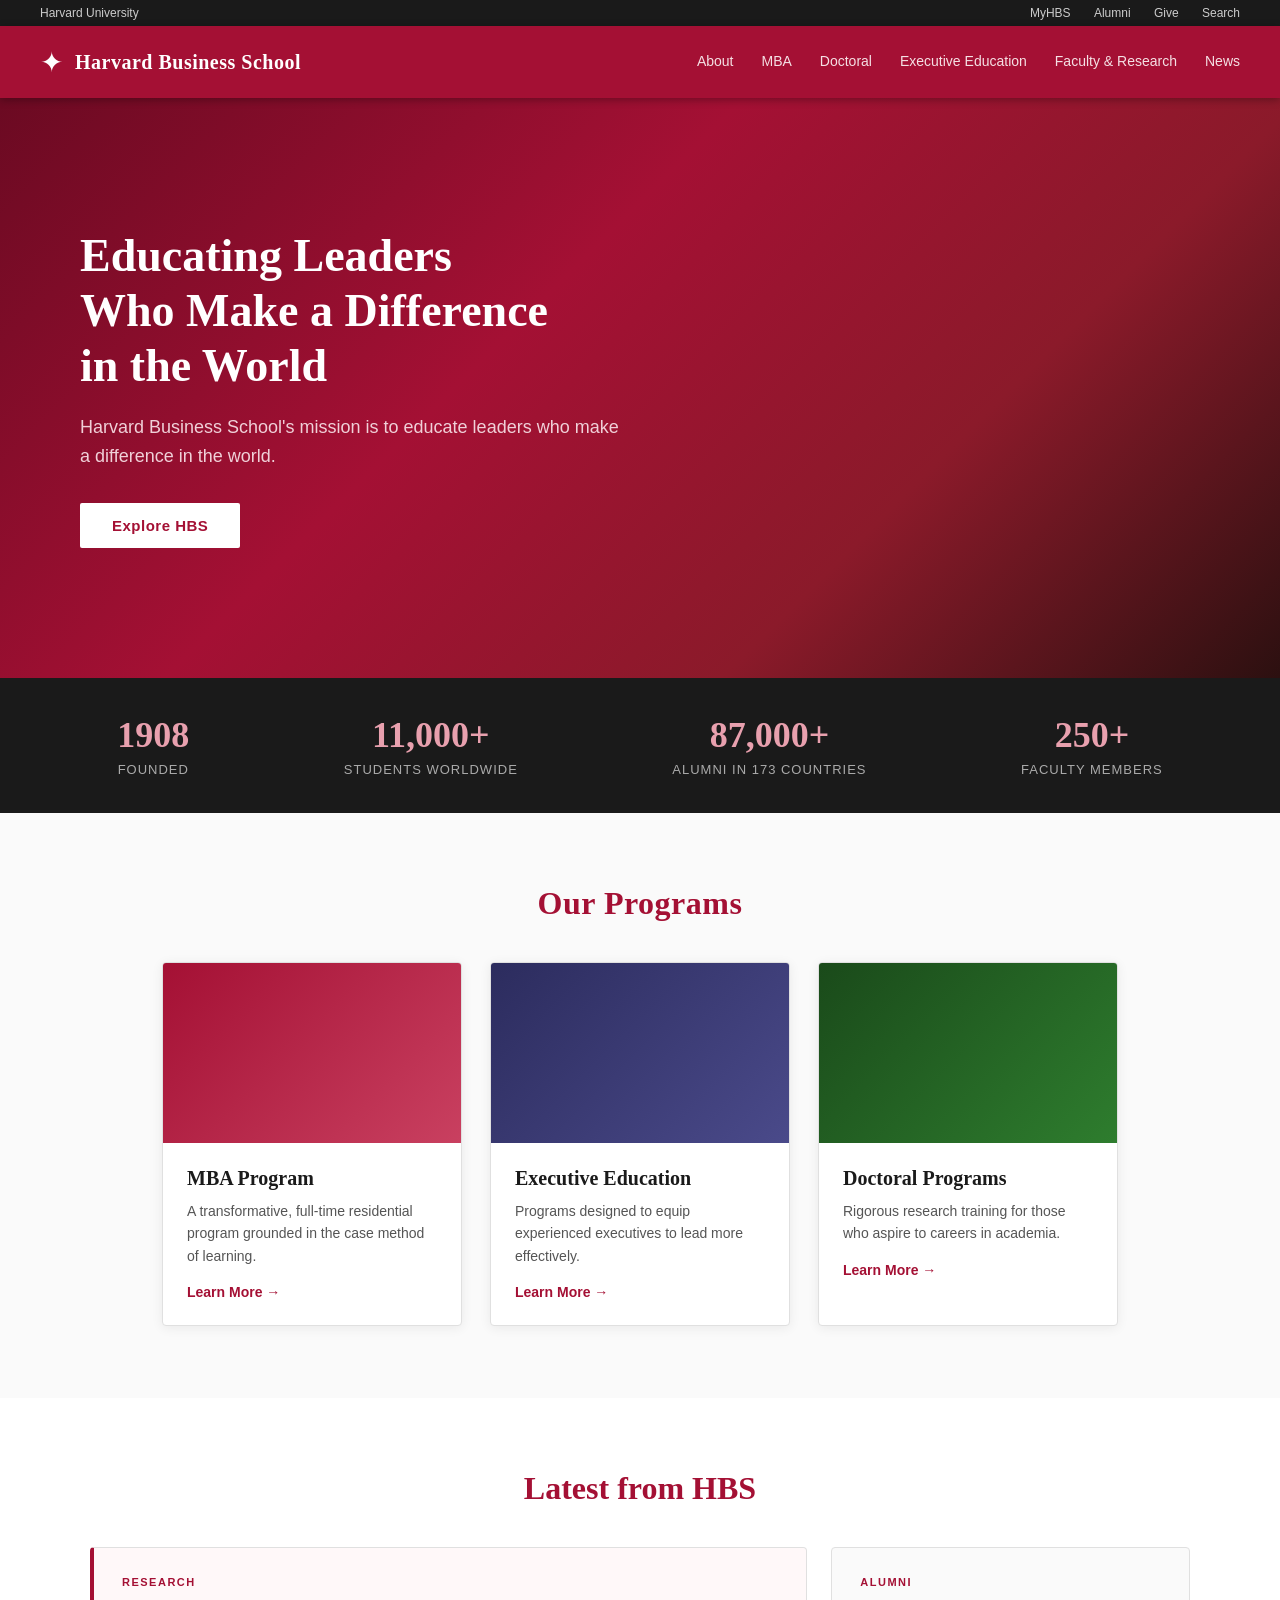
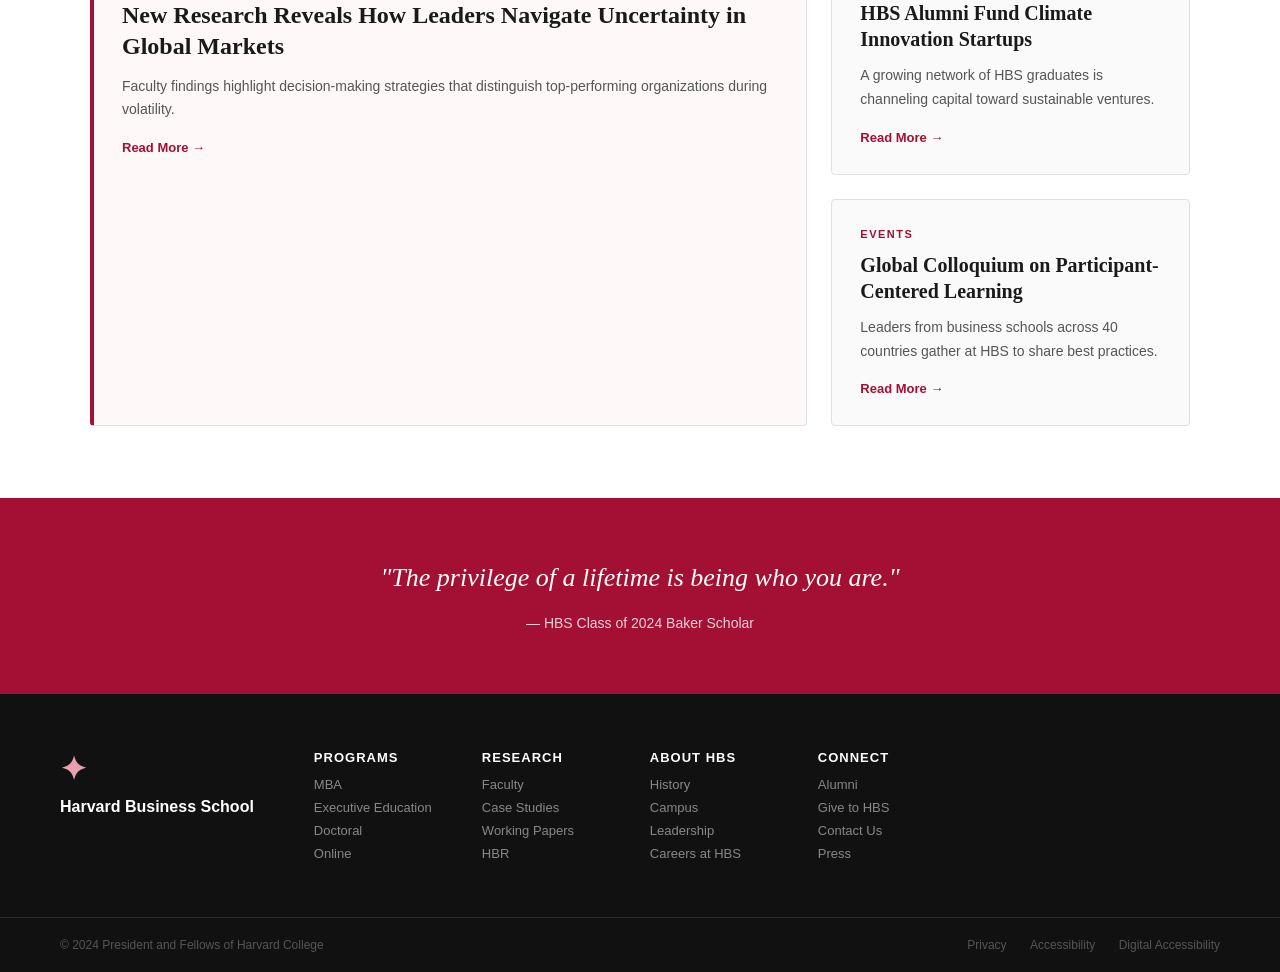
<file: index.html>
<!DOCTYPE html>
<html lang="en">
<head>
  <meta charset="UTF-8" />
  <meta name="viewport" content="width=device-width, initial-scale=1.0"/>
  <title>Harvard Business School</title>
  <link rel="stylesheet" href="style.css" />
</head>
<body>

  <!-- TOP BAR -->
  <div class="top-bar">
    <span>Harvard University</span>
    <div class="top-links">
      <a href="#">MyHBS</a>
      <a href="#">Alumni</a>
      <a href="#">Give</a>
      <a href="#">Search</a>
    </div>
  </div>

  <!-- NAVBAR -->
  <header class="navbar">
    <div class="logo">
      <span class="logo-shield">&#x2726;</span>
      <div class="logo-text">
        <span class="logo-main">Harvard Business School</span>
      </div>
    </div>
    <nav class="nav-links">
      <a href="about.html">About</a>
      <a href="#">MBA</a>
      <a href="#">Doctoral</a>
      <a href="#">Executive Education</a>
      <a href="#">Faculty & Research</a>
      <a href="#">News</a>
    </nav>
  </header>

  <!-- HERO -->
  <section class="hero">
    <div class="hero-overlay">
      <h1>Educating Leaders<br/>Who Make a Difference<br/>in the World</h1>
      <p>Harvard Business School's mission is to educate leaders who make a difference in the world.</p>
      <a href="#" class="btn-primary">Explore HBS</a>
    </div>
  </section>

  <!-- STATS STRIP -->
  <div class="stats-strip">
    <div class="stat">
      <span class="stat-num">1908</span>
      <span class="stat-label">Founded</span>
    </div>
    <div class="stat">
      <span class="stat-num">11,000+</span>
      <span class="stat-label">Students Worldwide</span>
    </div>
    <div class="stat">
      <span class="stat-num">87,000+</span>
      <span class="stat-label">Alumni in 173 Countries</span>
    </div>
    <div class="stat">
      <span class="stat-num">250+</span>
      <span class="stat-label">Faculty Members</span>
    </div>
  </div>

  <!-- PROGRAMS SECTION -->
  <section class="programs">
    <h2>Our Programs</h2>
    <div class="cards">
      <div class="card">
        <div class="card-img mba-img"></div>
        <div class="card-body">
          <h3>MBA Program</h3>
          <p>A transformative, full-time residential program grounded in the case method of learning.</p>
          <a href="#">Learn More &rarr;</a>
        </div>
      </div>
      <div class="card">
        <div class="card-img exec-img"></div>
        <div class="card-body">
          <h3>Executive Education</h3>
          <p>Programs designed to equip experienced executives to lead more effectively.</p>
          <a href="#">Learn More &rarr;</a>
        </div>
      </div>
      <div class="card">
        <div class="card-img doctoral-img"></div>
        <div class="card-body">
          <h3>Doctoral Programs</h3>
          <p>Rigorous research training for those who aspire to careers in academia.</p>
          <a href="#">Learn More &rarr;</a>
        </div>
      </div>
    </div>
  </section>

  <!-- FEATURED NEWS -->
  <section class="news">
    <h2>Latest from HBS</h2>
    <div class="news-grid">
      <div class="news-item featured">
        <div class="news-tag">Research</div>
        <h3>New Research Reveals How Leaders Navigate Uncertainty in Global Markets</h3>
        <p>Faculty findings highlight decision-making strategies that distinguish top-performing organizations during volatility.</p>
        <a href="#">Read More &rarr;</a>
      </div>
      <div class="news-item">
        <div class="news-tag">Alumni</div>
        <h3>HBS Alumni Fund Climate Innovation Startups</h3>
        <p>A growing network of HBS graduates is channeling capital toward sustainable ventures.</p>
        <a href="#">Read More &rarr;</a>
      </div>
      <div class="news-item">
        <div class="news-tag">Events</div>
        <h3>Global Colloquium on Participant-Centered Learning</h3>
        <p>Leaders from business schools across 40 countries gather at HBS to share best practices.</p>
        <a href="#">Read More &rarr;</a>
      </div>
    </div>
  </section>

  <!-- QUOTE STRIP -->
  <section class="quote-strip">
    <blockquote>
      "The privilege of a lifetime is being who you are."
      <cite>— HBS Class of 2024 Baker Scholar</cite>
    </blockquote>
  </section>

  <!-- FOOTER -->
  <footer class="footer">
    <div class="footer-top">
      <div class="footer-brand">
        <span class="logo-shield">&#x2726;</span>
        <span>Harvard Business School</span>
      </div>
      <div class="footer-cols">
        <div>
          <h4>Programs</h4>
          <a href="#">MBA</a>
          <a href="#">Executive Education</a>
          <a href="#">Doctoral</a>
          <a href="#">Online</a>
        </div>
        <div>
          <h4>Research</h4>
          <a href="#">Faculty</a>
          <a href="#">Case Studies</a>
          <a href="#">Working Papers</a>
          <a href="#">HBR</a>
        </div>
        <div>
          <h4>About HBS</h4>
          <a href="#">History</a>
          <a href="#">Campus</a>
          <a href="#">Leadership</a>
          <a href="#">Careers at HBS</a>
        </div>
        <div>
          <h4>Connect</h4>
          <a href="#">Alumni</a>
          <a href="#">Give to HBS</a>
          <a href="#">Contact Us</a>
          <a href="#">Press</a>
        </div>
      </div>
    </div>
    <div class="footer-bottom">
      <span>&copy; 2024 President and Fellows of Harvard College</span>
      <div>
        <a href="#">Privacy</a>
        <a href="#">Accessibility</a>
        <a href="#">Digital Accessibility</a>
      </div>
    </div>
  </footer>

</body>
</html>
</file>
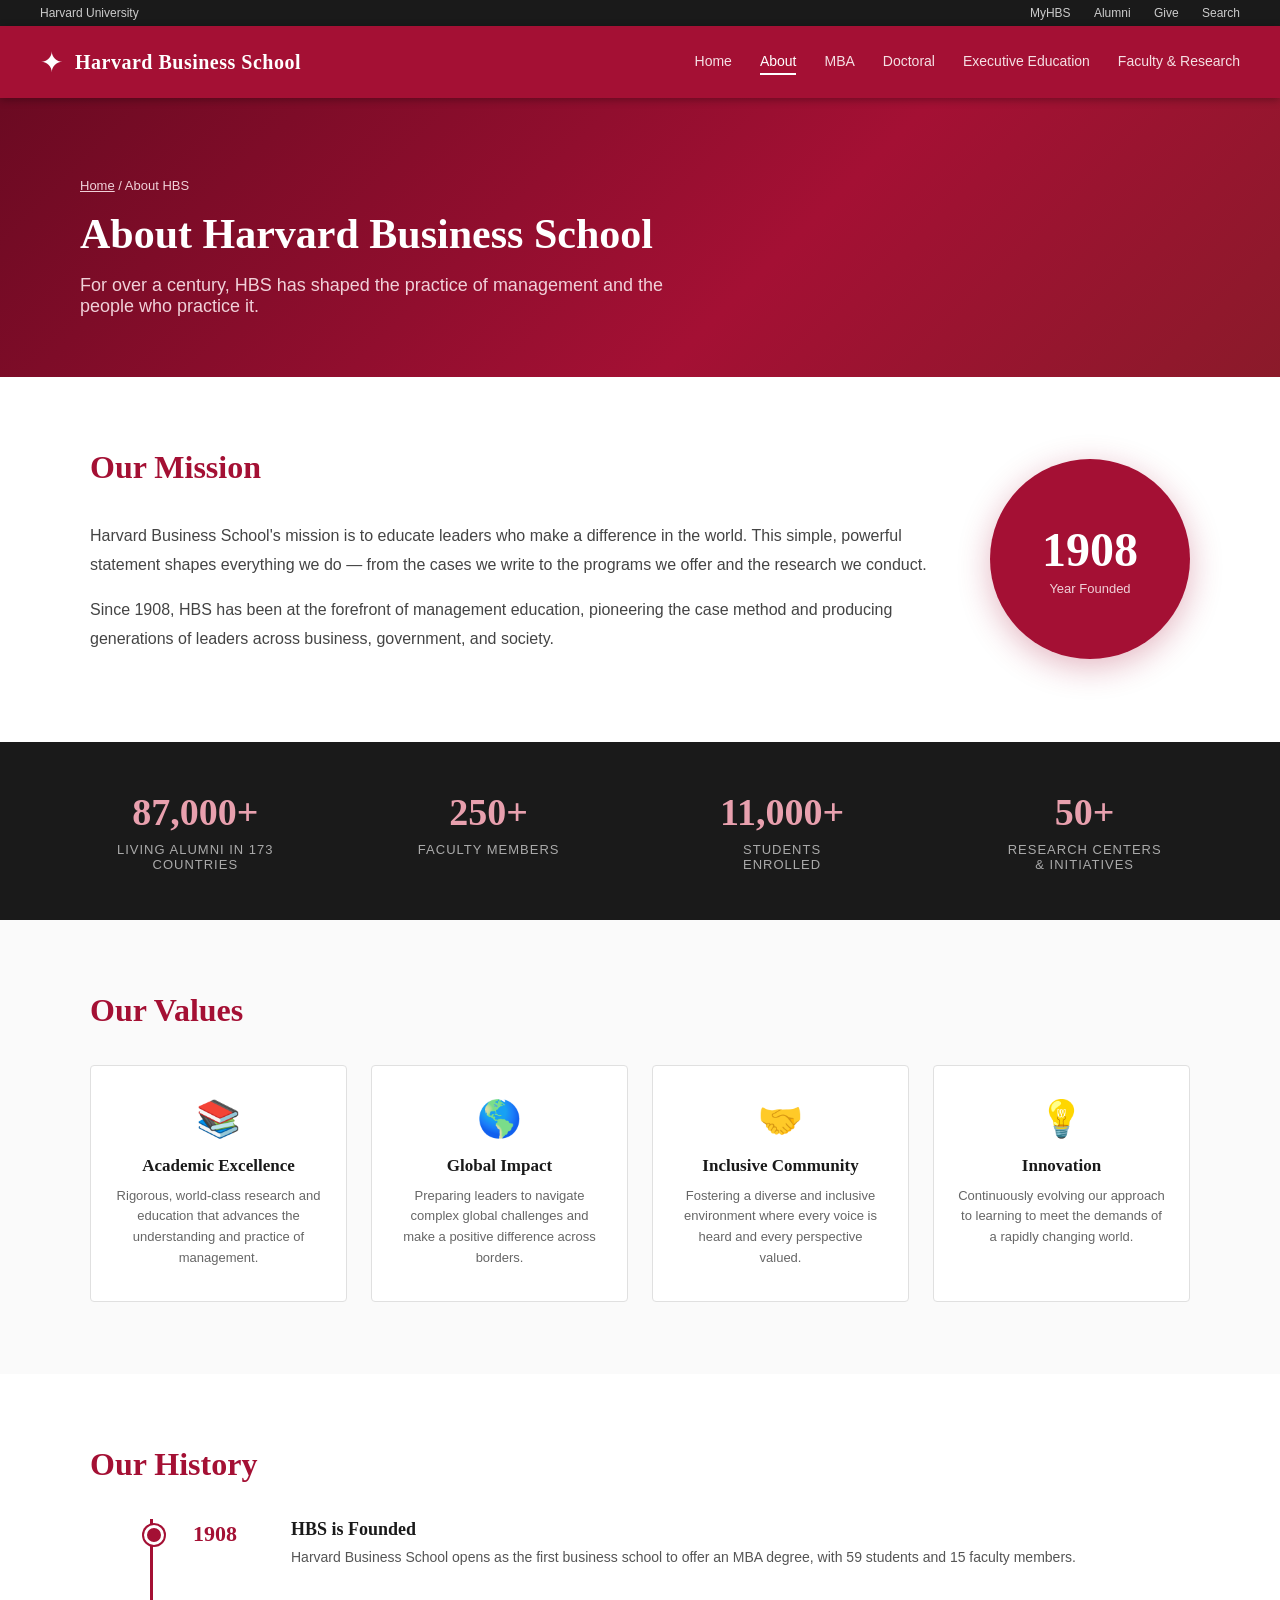
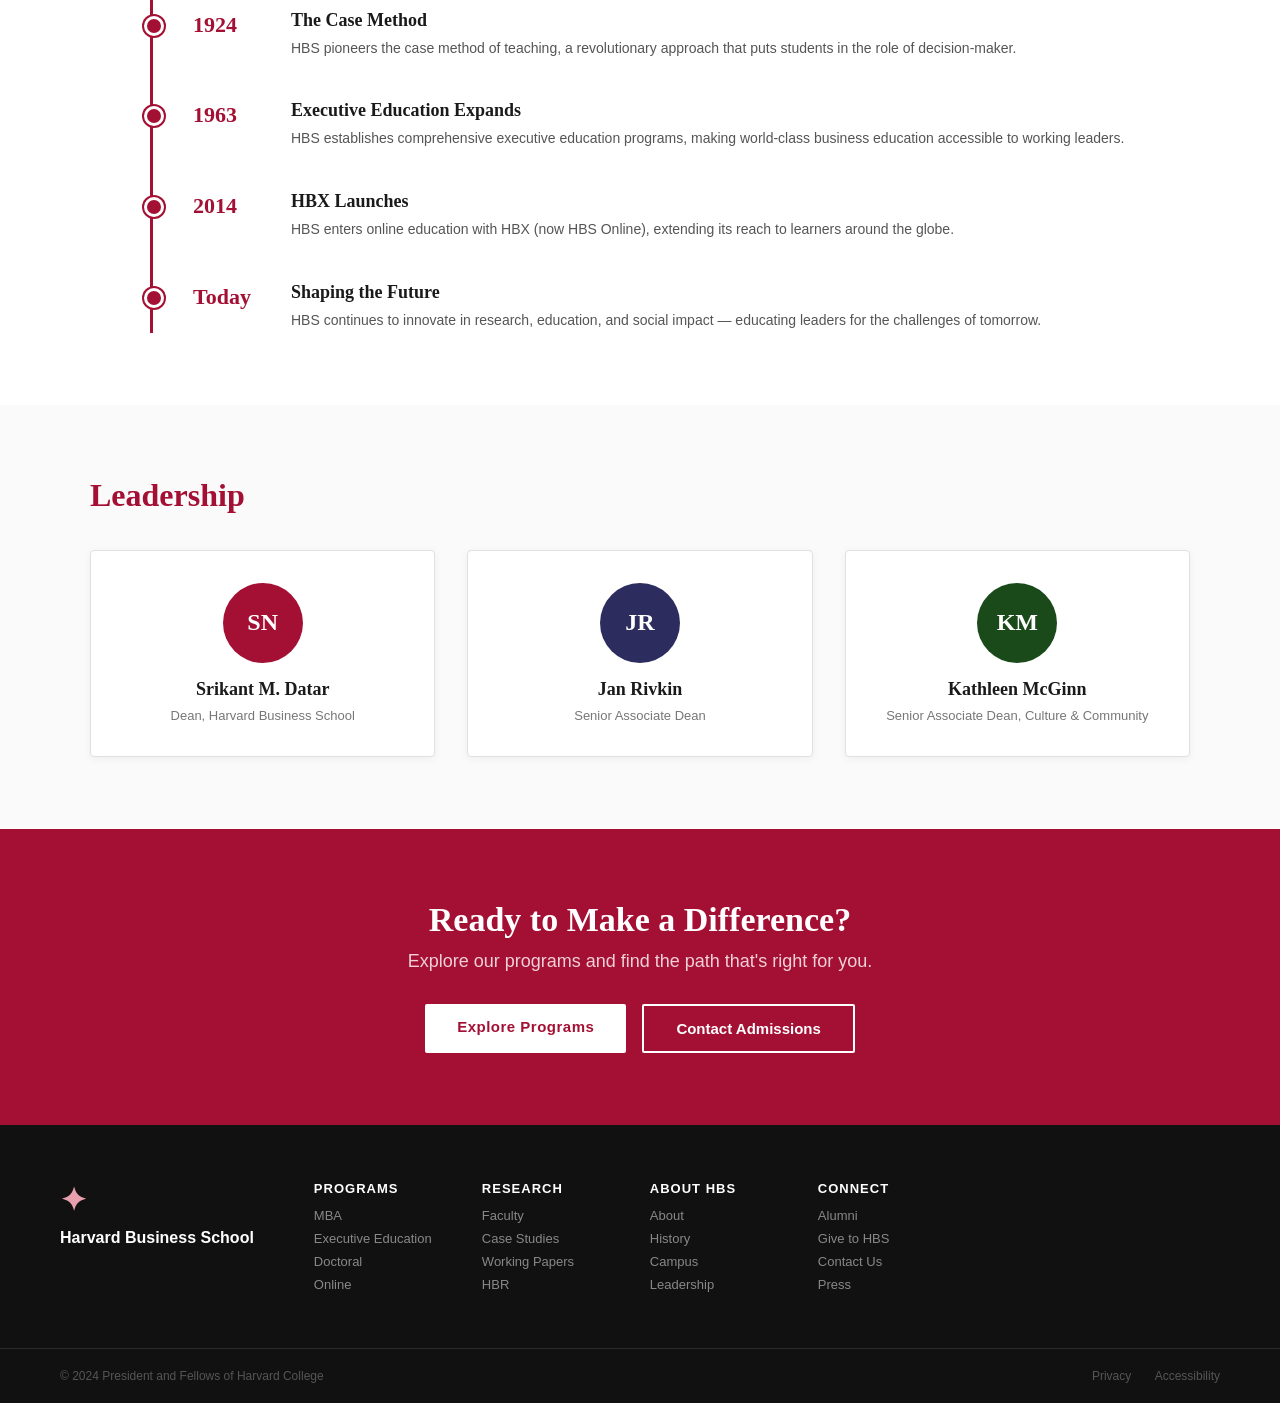
<file: about.html>
<!DOCTYPE html>
<html lang="en">
<head>
  <meta charset="UTF-8" />
  <meta name="viewport" content="width=device-width, initial-scale=1.0"/>
  <title>About HBS – Harvard Business School</title>
  <link rel="stylesheet" href="style.css" />
  <link rel="stylesheet" href="about.css" />
</head>
<body>

  <!-- TOP BAR -->
  <div class="top-bar">
    <span>Harvard University</span>
    <div class="top-links">
      <a href="#">MyHBS</a>
      <a href="#">Alumni</a>
      <a href="#">Give</a>
      <a href="#">Search</a>
    </div>
  </div>

  <!-- NAVBAR -->
  <header class="navbar">
    <div class="logo">
      <a href="index.html" style="display:flex;align-items:center;gap:12px;text-decoration:none;">
        <span class="logo-shield">&#x2726;</span>
        <span class="logo-main">Harvard Business School</span>
      </a>
    </div>
    <nav class="nav-links">
      <a href="index.html">Home</a>
      <a href="about.html" class="active">About</a>
      <a href="#">MBA</a>
      <a href="#">Doctoral</a>
      <a href="#">Executive Education</a>
      <a href="#">Faculty & Research</a>
    </nav>
  </header>

  <!-- PAGE HERO -->
  <section class="page-hero">
    <div class="page-hero-content">
      <div class="breadcrumb"><a href="index.html">Home</a> / About HBS</div>
      <h1>About Harvard Business School</h1>
      <p>For over a century, HBS has shaped the practice of management and the people who practice it.</p>
    </div>
  </section>

  <!-- MISSION -->
  <section class="about-section mission-section">
    <div class="about-container two-col">
      <div class="about-text">
        <h2>Our Mission</h2>
        <p>Harvard Business School's mission is to educate leaders who make a difference in the world. This simple, powerful statement shapes everything we do — from the cases we write to the programs we offer and the research we conduct.</p>
        <p>Since 1908, HBS has been at the forefront of management education, pioneering the case method and producing generations of leaders across business, government, and society.</p>
      </div>
      <div class="about-visual mission-visual">
        <div class="visual-card">
          <span class="visual-year">1908</span>
          <span class="visual-label">Year Founded</span>
        </div>
      </div>
    </div>
  </section>

  <!-- STATS -->
  <section class="about-stats">
    <div class="astat">
      <span class="astat-num">87,000+</span>
      <span class="astat-label">Living Alumni in 173 Countries</span>
    </div>
    <div class="astat">
      <span class="astat-num">250+</span>
      <span class="astat-label">Faculty Members</span>
    </div>
    <div class="astat">
      <span class="astat-num">11,000+</span>
      <span class="astat-label">Students Enrolled</span>
    </div>
    <div class="astat">
      <span class="astat-num">50+</span>
      <span class="astat-label">Research Centers & Initiatives</span>
    </div>
  </section>

  <!-- VALUES -->
  <section class="about-section values-section">
    <div class="about-container">
      <h2>Our Values</h2>
      <div class="values-grid">
        <div class="value-card">
          <div class="value-icon">&#128218;</div>
          <h3>Academic Excellence</h3>
          <p>Rigorous, world-class research and education that advances the understanding and practice of management.</p>
        </div>
        <div class="value-card">
          <div class="value-icon">&#127758;</div>
          <h3>Global Impact</h3>
          <p>Preparing leaders to navigate complex global challenges and make a positive difference across borders.</p>
        </div>
        <div class="value-card">
          <div class="value-icon">&#129309;</div>
          <h3>Inclusive Community</h3>
          <p>Fostering a diverse and inclusive environment where every voice is heard and every perspective valued.</p>
        </div>
        <div class="value-card">
          <div class="value-icon">&#128161;</div>
          <h3>Innovation</h3>
          <p>Continuously evolving our approach to learning to meet the demands of a rapidly changing world.</p>
        </div>
      </div>
    </div>
  </section>

  <!-- HISTORY TIMELINE -->
  <section class="about-section timeline-section">
    <div class="about-container">
      <h2>Our History</h2>
      <div class="timeline">
        <div class="tl-item">
          <div class="tl-year">1908</div>
          <div class="tl-content">
            <h4>HBS is Founded</h4>
            <p>Harvard Business School opens as the first business school to offer an MBA degree, with 59 students and 15 faculty members.</p>
          </div>
        </div>
        <div class="tl-item">
          <div class="tl-year">1924</div>
          <div class="tl-content">
            <h4>The Case Method</h4>
            <p>HBS pioneers the case method of teaching, a revolutionary approach that puts students in the role of decision-maker.</p>
          </div>
        </div>
        <div class="tl-item">
          <div class="tl-year">1963</div>
          <div class="tl-content">
            <h4>Executive Education Expands</h4>
            <p>HBS establishes comprehensive executive education programs, making world-class business education accessible to working leaders.</p>
          </div>
        </div>
        <div class="tl-item">
          <div class="tl-year">2014</div>
          <div class="tl-content">
            <h4>HBX Launches</h4>
            <p>HBS enters online education with HBX (now HBS Online), extending its reach to learners around the globe.</p>
          </div>
        </div>
        <div class="tl-item">
          <div class="tl-year">Today</div>
          <div class="tl-content">
            <h4>Shaping the Future</h4>
            <p>HBS continues to innovate in research, education, and social impact — educating leaders for the challenges of tomorrow.</p>
          </div>
        </div>
      </div>
    </div>
  </section>

  <!-- LEADERSHIP -->
  <section class="about-section leadership-section">
    <div class="about-container">
      <h2>Leadership</h2>
      <div class="leaders-grid">
        <div class="leader-card">
          <div class="leader-avatar" style="background:#A41034;">SN</div>
          <h4>Srikant M. Datar</h4>
          <span>Dean, Harvard Business School</span>
        </div>
        <div class="leader-card">
          <div class="leader-avatar" style="background:#2c2c5e;">JR</div>
          <h4>Jan Rivkin</h4>
          <span>Senior Associate Dean</span>
        </div>
        <div class="leader-card">
          <div class="leader-avatar" style="background:#1a4a1a;">KM</div>
          <h4>Kathleen McGinn</h4>
          <span>Senior Associate Dean, Culture & Community</span>
        </div>
      </div>
    </div>
  </section>

  <!-- CTA -->
  <section class="about-cta">
    <h2>Ready to Make a Difference?</h2>
    <p>Explore our programs and find the path that's right for you.</p>
    <div class="cta-buttons">
      <a href="#" class="btn-primary">Explore Programs</a>
      <a href="#" class="btn-outline">Contact Admissions</a>
    </div>
  </section>

  <!-- FOOTER -->
  <footer class="footer">
    <div class="footer-top">
      <div class="footer-brand">
        <span class="logo-shield">&#x2726;</span>
        <span>Harvard Business School</span>
      </div>
      <div class="footer-cols">
        <div>
          <h4>Programs</h4>
          <a href="#">MBA</a>
          <a href="#">Executive Education</a>
          <a href="#">Doctoral</a>
          <a href="#">Online</a>
        </div>
        <div>
          <h4>Research</h4>
          <a href="#">Faculty</a>
          <a href="#">Case Studies</a>
          <a href="#">Working Papers</a>
          <a href="#">HBR</a>
        </div>
        <div>
          <h4>About HBS</h4>
          <a href="about.html">About</a>
          <a href="#">History</a>
          <a href="#">Campus</a>
          <a href="#">Leadership</a>
        </div>
        <div>
          <h4>Connect</h4>
          <a href="#">Alumni</a>
          <a href="#">Give to HBS</a>
          <a href="#">Contact Us</a>
          <a href="#">Press</a>
        </div>
      </div>
    </div>
    <div class="footer-bottom">
      <span>&copy; 2024 President and Fellows of Harvard College</span>
      <div>
        <a href="#">Privacy</a>
        <a href="#">Accessibility</a>
      </div>
    </div>
  </footer>

</body>
</html>
</file>
<file: style.css>
* {
  margin: 0;
  padding: 0;
  box-sizing: border-box;
}

body {
  font-family: 'Georgia', serif;
  color: #1a1a1a;
  background: #fff;
}

a {
  text-decoration: none;
  color: inherit;
}

/* TOP BAR */
.top-bar {
  background: #1a1a1a;
  color: #ccc;
  font-family: Arial, sans-serif;
  font-size: 12px;
  padding: 6px 40px;
  display: flex;
  justify-content: space-between;
  align-items: center;
}
.top-links a {
  color: #ccc;
  margin-left: 20px;
  transition: color 0.2s;
}
.top-links a:hover { color: #fff; }

/* NAVBAR */
.navbar {
  background: #A41034;
  padding: 0 40px;
  display: flex;
  align-items: center;
  justify-content: space-between;
  height: 72px;
  position: sticky;
  top: 0;
  z-index: 100;
  box-shadow: 0 2px 8px rgba(0,0,0,0.3);
}

.logo {
  display: flex;
  align-items: center;
  gap: 12px;
  color: #fff;
}
.logo-shield {
  font-size: 28px;
  color: #fff;
}
.logo-main {
  font-size: 20px;
  font-weight: bold;
  letter-spacing: 0.5px;
  color: #fff;
}

.nav-links {
  display: flex;
  gap: 28px;
}
.nav-links a {
  color: #f5e0e4;
  font-family: Arial, sans-serif;
  font-size: 14px;
  font-weight: 500;
  padding: 4px 0;
  border-bottom: 2px solid transparent;
  transition: color 0.2s, border-color 0.2s;
}
.nav-links a:hover {
  color: #fff;
  border-bottom-color: #fff;
}

/* HERO */
.hero {
  height: 580px;
  background: linear-gradient(135deg, #6b0a22 0%, #A41034 40%, #8b1a2a 70%, #2c1010 100%);
  position: relative;
  display: flex;
  align-items: center;
  overflow: hidden;
}
.hero::before {
  content: '';
  position: absolute;
  inset: 0;
  background: url('https://upload.wikimedia.org/wikipedia/commons/thumb/2/29/Harvard_Business_School_campus.jpg/1280px-Harvard_Business_School_campus.jpg') center/cover no-repeat;
  opacity: 0.18;
}
.hero-overlay {
  position: relative;
  padding: 0 80px;
  max-width: 700px;
  color: #fff;
}
.hero-overlay h1 {
  font-size: 46px;
  line-height: 1.2;
  margin-bottom: 20px;
  font-weight: bold;
}
.hero-overlay p {
  font-size: 18px;
  line-height: 1.6;
  margin-bottom: 32px;
  color: #f0d0d8;
  font-family: Arial, sans-serif;
}
.btn-primary {
  background: #fff;
  color: #A41034;
  padding: 14px 32px;
  font-family: Arial, sans-serif;
  font-size: 15px;
  font-weight: bold;
  border-radius: 2px;
  letter-spacing: 0.5px;
  transition: background 0.2s, color 0.2s;
  display: inline-block;
}
.btn-primary:hover {
  background: #f5e0e4;
}

/* STATS STRIP */
.stats-strip {
  background: #1a1a1a;
  display: flex;
  justify-content: space-around;
  padding: 36px 40px;
}
.stat {
  text-align: center;
  color: #fff;
}
.stat-num {
  display: block;
  font-size: 36px;
  font-weight: bold;
  color: #e8a0ae;
}
.stat-label {
  display: block;
  font-family: Arial, sans-serif;
  font-size: 13px;
  color: #aaa;
  margin-top: 6px;
  letter-spacing: 1px;
  text-transform: uppercase;
}

/* PROGRAMS */
.programs {
  padding: 72px 60px;
  background: #fafafa;
}
.programs h2 {
  font-size: 32px;
  color: #A41034;
  margin-bottom: 40px;
  text-align: center;
  letter-spacing: 0.5px;
}
.cards {
  display: flex;
  gap: 28px;
  justify-content: center;
}
.card {
  background: #fff;
  border: 1px solid #e0e0e0;
  border-radius: 4px;
  overflow: hidden;
  width: 300px;
  box-shadow: 0 2px 12px rgba(0,0,0,0.07);
  transition: transform 0.2s, box-shadow 0.2s;
}
.card:hover {
  transform: translateY(-4px);
  box-shadow: 0 8px 24px rgba(164,16,52,0.15);
}
.card-img {
  height: 180px;
}
.mba-img     { background: linear-gradient(135deg, #A41034, #c94060); }
.exec-img    { background: linear-gradient(135deg, #2c2c5e, #4a4a8a); }
.doctoral-img{ background: linear-gradient(135deg, #1a4a1a, #2e7d2e); }

.card-body {
  padding: 24px;
}
.card-body h3 {
  font-size: 20px;
  margin-bottom: 10px;
  color: #1a1a1a;
}
.card-body p {
  font-family: Arial, sans-serif;
  font-size: 14px;
  color: #555;
  line-height: 1.6;
  margin-bottom: 16px;
}
.card-body a {
  color: #A41034;
  font-family: Arial, sans-serif;
  font-size: 14px;
  font-weight: bold;
}
.card-body a:hover { text-decoration: underline; }

/* NEWS */
.news {
  padding: 72px 60px;
  background: #fff;
}
.news h2 {
  font-size: 32px;
  color: #A41034;
  margin-bottom: 40px;
  text-align: center;
}
.news-grid {
  display: grid;
  grid-template-columns: 2fr 1fr;
  grid-template-rows: auto auto;
  gap: 24px;
  max-width: 1100px;
  margin: 0 auto;
}
.news-item {
  border: 1px solid #e0e0e0;
  padding: 28px;
  border-radius: 4px;
  background: #fafafa;
  transition: box-shadow 0.2s;
}
.news-item:hover { box-shadow: 0 4px 16px rgba(0,0,0,0.08); }
.news-item.featured {
  grid-row: 1 / 3;
  background: #fff8f9;
  border-left: 4px solid #A41034;
}
.news-tag {
  font-family: Arial, sans-serif;
  font-size: 11px;
  font-weight: bold;
  text-transform: uppercase;
  letter-spacing: 1.5px;
  color: #A41034;
  margin-bottom: 12px;
}
.news-item h3 {
  font-size: 20px;
  margin-bottom: 12px;
  line-height: 1.3;
  color: #1a1a1a;
}
.news-item.featured h3 { font-size: 24px; }
.news-item p {
  font-family: Arial, sans-serif;
  font-size: 14px;
  color: #555;
  line-height: 1.7;
  margin-bottom: 16px;
}
.news-item a {
  color: #A41034;
  font-family: Arial, sans-serif;
  font-size: 13px;
  font-weight: bold;
}
.news-item a:hover { text-decoration: underline; }

/* QUOTE STRIP */
.quote-strip {
  background: #A41034;
  padding: 60px 80px;
  text-align: center;
}
.quote-strip blockquote {
  color: #fff;
  font-size: 26px;
  font-style: italic;
  line-height: 1.5;
  max-width: 800px;
  margin: 0 auto;
}
.quote-strip cite {
  display: block;
  margin-top: 16px;
  font-style: normal;
  font-family: Arial, sans-serif;
  font-size: 14px;
  color: #f0d0d8;
}

/* FOOTER */
.footer {
  background: #111;
  color: #aaa;
  font-family: Arial, sans-serif;
}
.footer-top {
  padding: 56px 60px;
  display: flex;
  gap: 60px;
}
.footer-brand {
  display: flex;
  flex-direction: column;
  align-items: flex-start;
  gap: 10px;
  color: #fff;
  font-size: 16px;
  font-weight: bold;
  min-width: 180px;
}
.footer-brand .logo-shield { font-size: 32px; color: #e8a0ae; }
.footer-cols {
  display: flex;
  gap: 48px;
  flex: 1;
  flex-wrap: wrap;
}
.footer-cols div {
  display: flex;
  flex-direction: column;
  gap: 8px;
  min-width: 120px;
}
.footer-cols h4 {
  color: #fff;
  font-size: 13px;
  text-transform: uppercase;
  letter-spacing: 1px;
  margin-bottom: 4px;
}
.footer-cols a {
  color: #888;
  font-size: 13px;
  transition: color 0.2s;
}
.footer-cols a:hover { color: #fff; }
.footer-bottom {
  border-top: 1px solid #2a2a2a;
  padding: 20px 60px;
  display: flex;
  justify-content: space-between;
  align-items: center;
  font-size: 12px;
  color: #555;
}
.footer-bottom a {
  color: #555;
  margin-left: 20px;
  transition: color 0.2s;
}
.footer-bottom a:hover { color: #aaa; }
</file>
<file: about.css>
/* PAGE HERO */
.page-hero {
  background: linear-gradient(135deg, #6b0a22 0%, #A41034 60%, #8b1a2a 100%);
  padding: 80px 80px 60px;
  color: #fff;
}
.breadcrumb {
  font-family: Arial, sans-serif;
  font-size: 13px;
  color: #f0d0d8;
  margin-bottom: 16px;
}
.breadcrumb a {
  color: #f0d0d8;
  text-decoration: underline;
}
.page-hero h1 {
  font-size: 42px;
  margin-bottom: 16px;
  line-height: 1.2;
}
.page-hero p {
  font-family: Arial, sans-serif;
  font-size: 18px;
  color: #f0d0d8;
  max-width: 600px;
}

/* ABOUT SECTIONS */
.about-section {
  padding: 72px 60px;
}
.about-container {
  max-width: 1100px;
  margin: 0 auto;
}
.about-container h2 {
  font-size: 32px;
  color: #A41034;
  margin-bottom: 36px;
}
.two-col {
  display: flex;
  gap: 60px;
  align-items: center;
}
.about-text {
  flex: 1;
}
.about-text p {
  font-family: Arial, sans-serif;
  font-size: 16px;
  line-height: 1.8;
  color: #444;
  margin-bottom: 16px;
}

/* MISSION VISUAL */
.about-visual {
  flex-shrink: 0;
}
.mission-visual .visual-card {
  background: #A41034;
  color: #fff;
  width: 200px;
  height: 200px;
  border-radius: 50%;
  display: flex;
  flex-direction: column;
  align-items: center;
  justify-content: center;
  box-shadow: 0 8px 32px rgba(164,16,52,0.3);
}
.visual-year {
  font-size: 48px;
  font-weight: bold;
}
.visual-label {
  font-family: Arial, sans-serif;
  font-size: 13px;
  color: #f0d0d8;
  margin-top: 4px;
}

/* STATS */
.about-stats {
  background: #1a1a1a;
  display: flex;
  justify-content: space-around;
  padding: 48px 60px;
  flex-wrap: wrap;
  gap: 32px;
}
.astat {
  text-align: center;
  color: #fff;
}
.astat-num {
  display: block;
  font-size: 38px;
  font-weight: bold;
  color: #e8a0ae;
}
.astat-label {
  display: block;
  font-family: Arial, sans-serif;
  font-size: 13px;
  color: #aaa;
  margin-top: 8px;
  text-transform: uppercase;
  letter-spacing: 1px;
  max-width: 160px;
}

/* VALUES */
.values-section { background: #fafafa; }
.values-grid {
  display: grid;
  grid-template-columns: repeat(4, 1fr);
  gap: 24px;
}
.value-card {
  background: #fff;
  border: 1px solid #e0e0e0;
  border-radius: 4px;
  padding: 32px 24px;
  text-align: center;
  transition: box-shadow 0.2s, transform 0.2s;
}
.value-card:hover {
  box-shadow: 0 6px 20px rgba(164,16,52,0.12);
  transform: translateY(-3px);
}
.value-icon {
  font-size: 36px;
  margin-bottom: 16px;
}
.value-card h3 {
  font-size: 17px;
  margin-bottom: 10px;
  color: #1a1a1a;
}
.value-card p {
  font-family: Arial, sans-serif;
  font-size: 13px;
  color: #666;
  line-height: 1.6;
}

/* TIMELINE */
.timeline-section { background: #fff; }
.timeline {
  border-left: 3px solid #A41034;
  margin-left: 60px;
  padding-left: 40px;
  display: flex;
  flex-direction: column;
  gap: 40px;
}
.tl-item {
  position: relative;
  display: flex;
  gap: 28px;
  align-items: flex-start;
}
.tl-item::before {
  content: '';
  position: absolute;
  left: -49px;
  top: 6px;
  width: 14px;
  height: 14px;
  background: #A41034;
  border-radius: 50%;
  border: 3px solid #fff;
  box-shadow: 0 0 0 2px #A41034;
}
.tl-year {
  font-size: 22px;
  font-weight: bold;
  color: #A41034;
  min-width: 70px;
  padding-top: 2px;
}
.tl-content h4 {
  font-size: 18px;
  margin-bottom: 6px;
  color: #1a1a1a;
}
.tl-content p {
  font-family: Arial, sans-serif;
  font-size: 14px;
  color: #555;
  line-height: 1.7;
}

/* LEADERSHIP */
.leadership-section { background: #fafafa; }
.leaders-grid {
  display: flex;
  gap: 32px;
}
.leader-card {
  background: #fff;
  border: 1px solid #e0e0e0;
  border-radius: 4px;
  padding: 32px 24px;
  text-align: center;
  flex: 1;
  box-shadow: 0 2px 8px rgba(0,0,0,0.05);
}
.leader-avatar {
  width: 80px;
  height: 80px;
  border-radius: 50%;
  display: flex;
  align-items: center;
  justify-content: center;
  font-size: 24px;
  font-weight: bold;
  color: #fff;
  margin: 0 auto 16px;
}
.leader-card h4 {
  font-size: 18px;
  margin-bottom: 6px;
  color: #1a1a1a;
}
.leader-card span {
  font-family: Arial, sans-serif;
  font-size: 13px;
  color: #777;
}

/* CTA */
.about-cta {
  background: #A41034;
  padding: 72px 60px;
  text-align: center;
  color: #fff;
}
.about-cta h2 {
  font-size: 34px;
  margin-bottom: 12px;
}
.about-cta p {
  font-family: Arial, sans-serif;
  font-size: 18px;
  color: #f0d0d8;
  margin-bottom: 32px;
}
.cta-buttons {
  display: flex;
  gap: 16px;
  justify-content: center;
}
.btn-outline {
  border: 2px solid #fff;
  color: #fff;
  padding: 14px 32px;
  font-family: Arial, sans-serif;
  font-size: 15px;
  font-weight: bold;
  border-radius: 2px;
  transition: background 0.2s, color 0.2s;
  display: inline-block;
}
.btn-outline:hover {
  background: #fff;
  color: #A41034;
}

/* Active nav link */
.nav-links a.active {
  color: #fff;
  border-bottom: 2px solid #fff;
}
</file>
